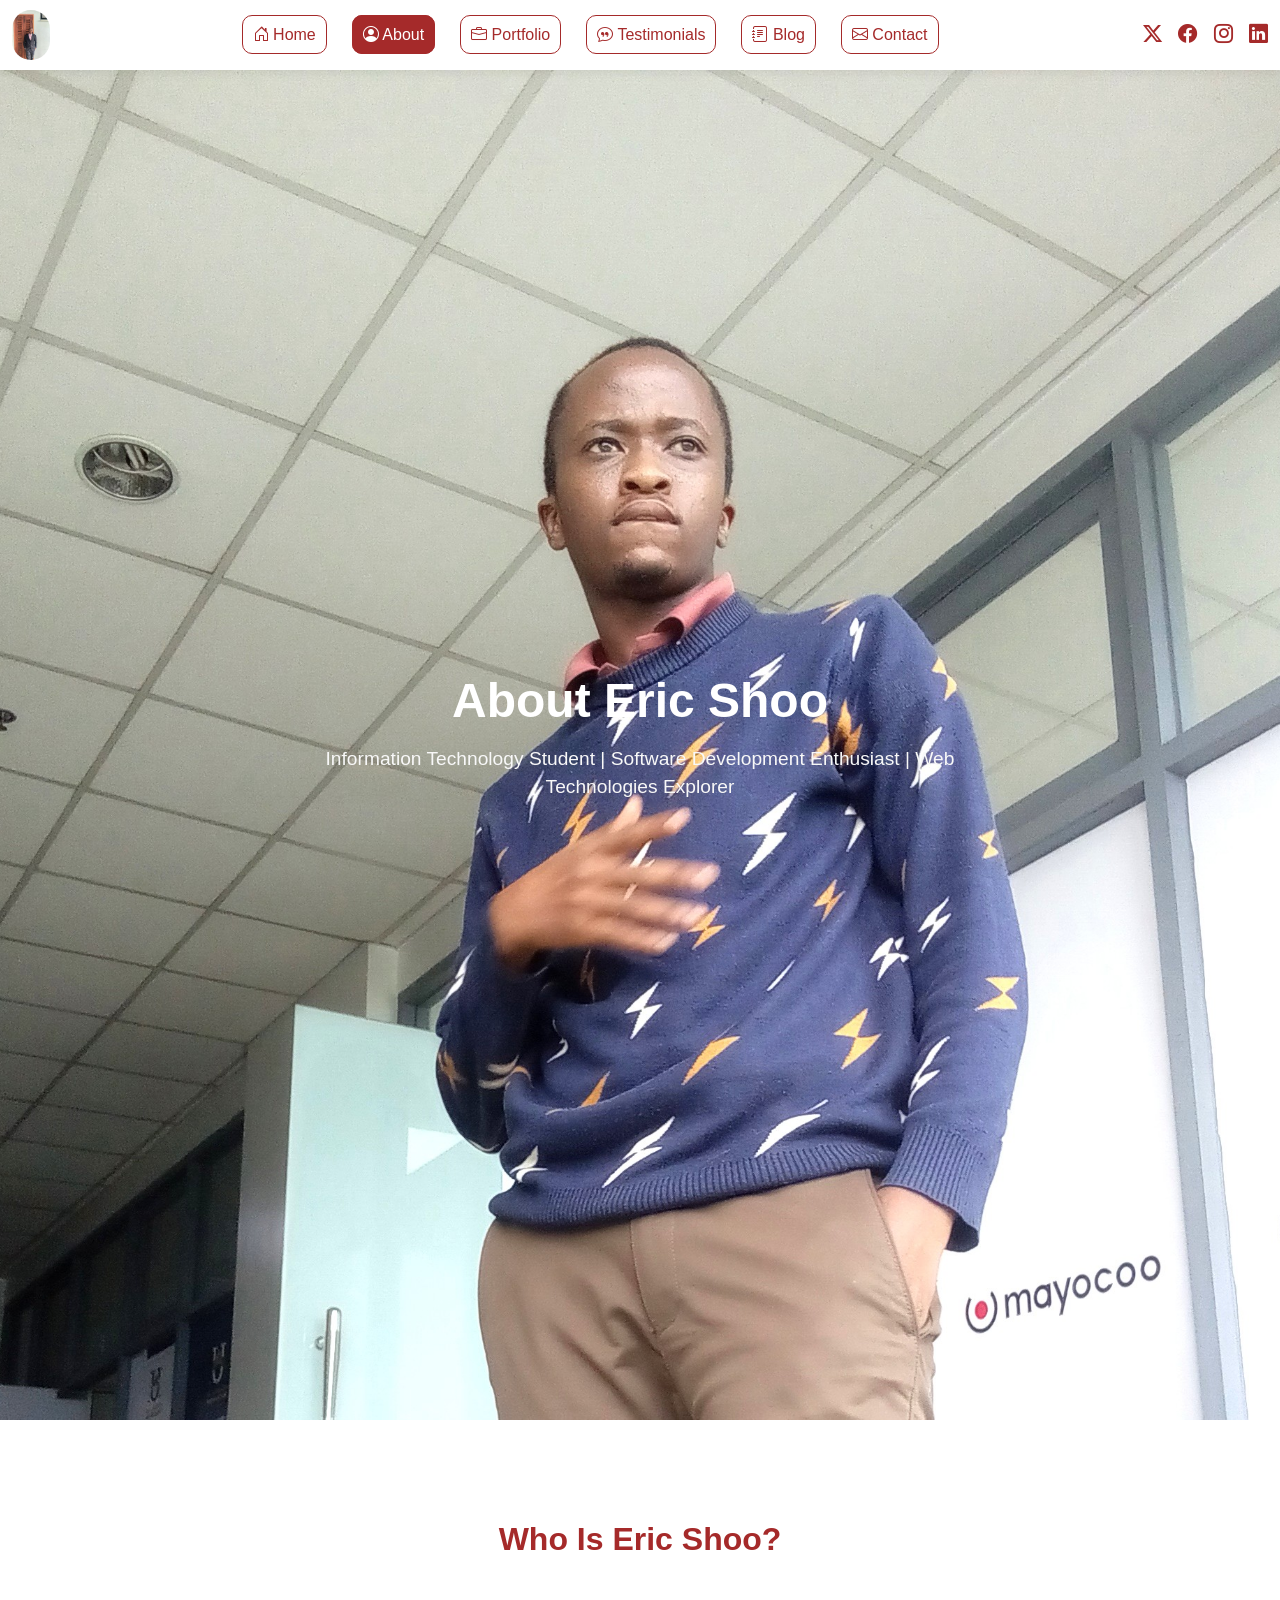
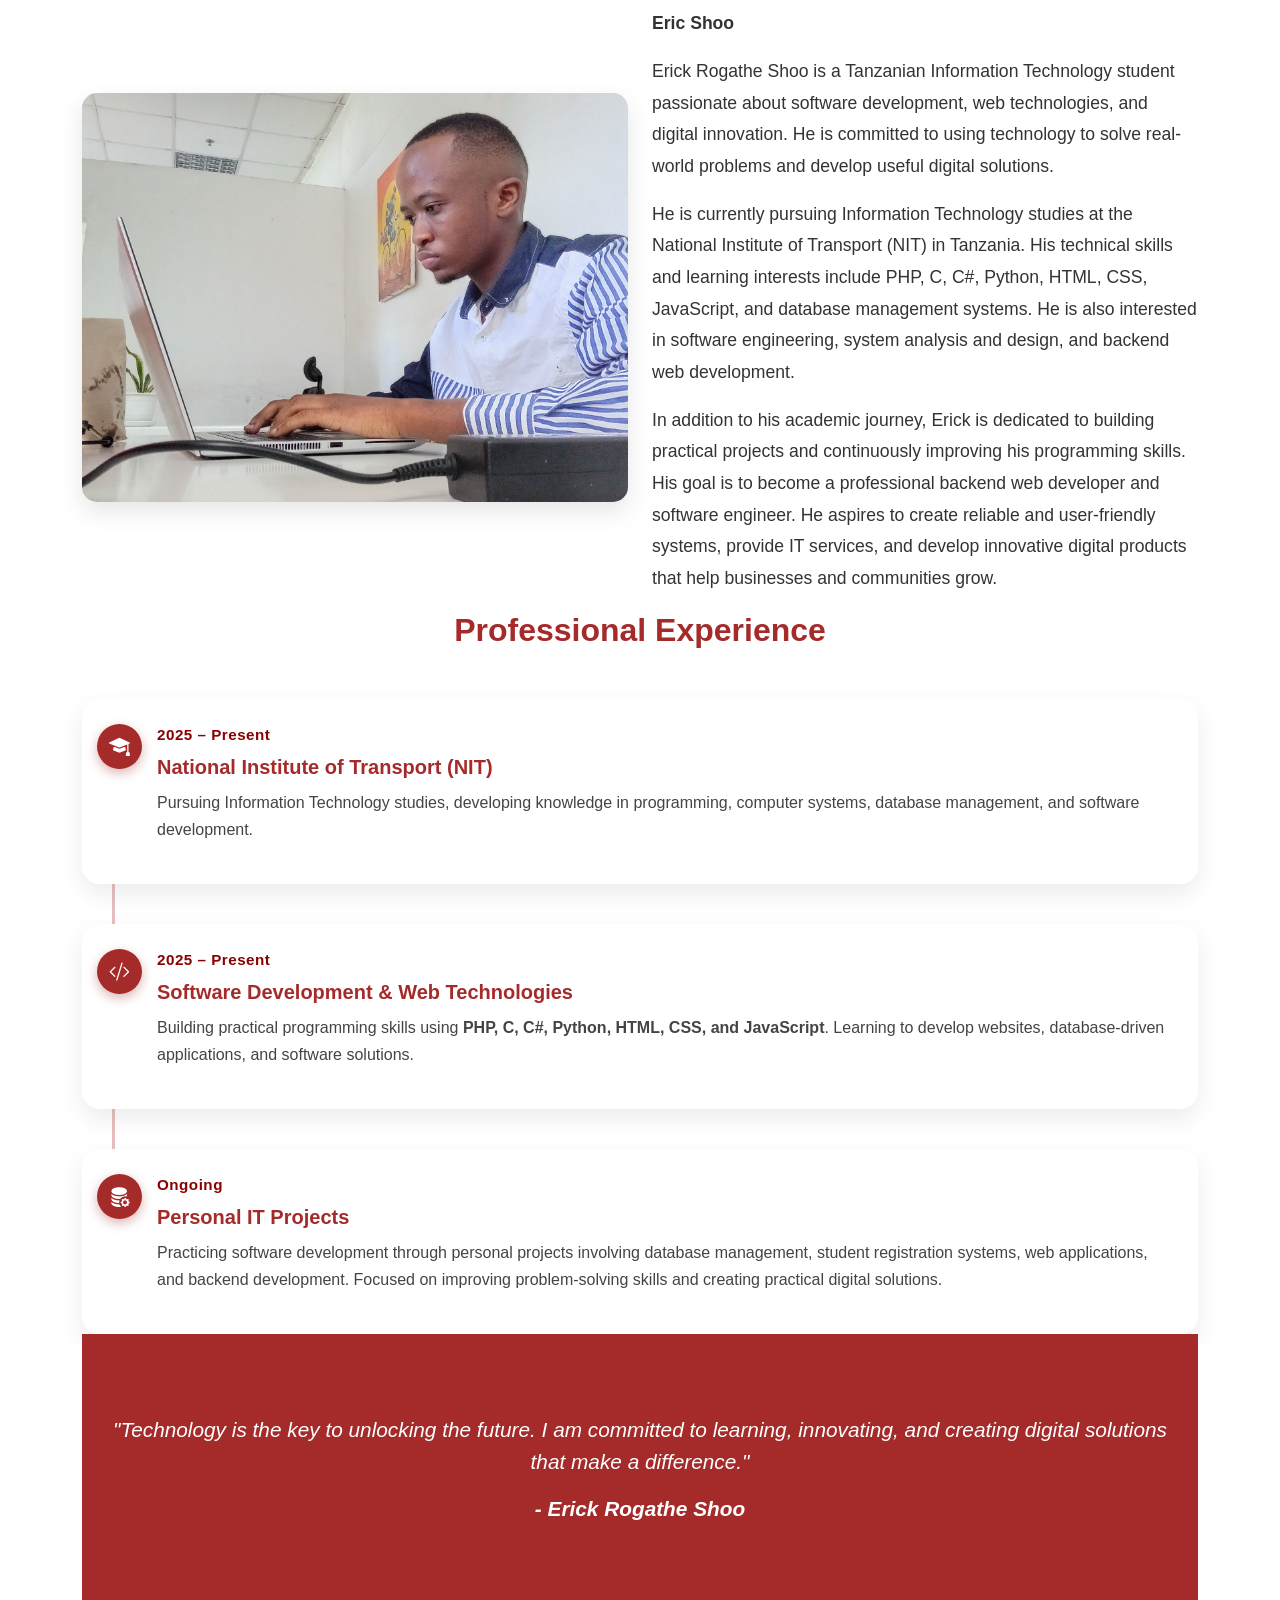
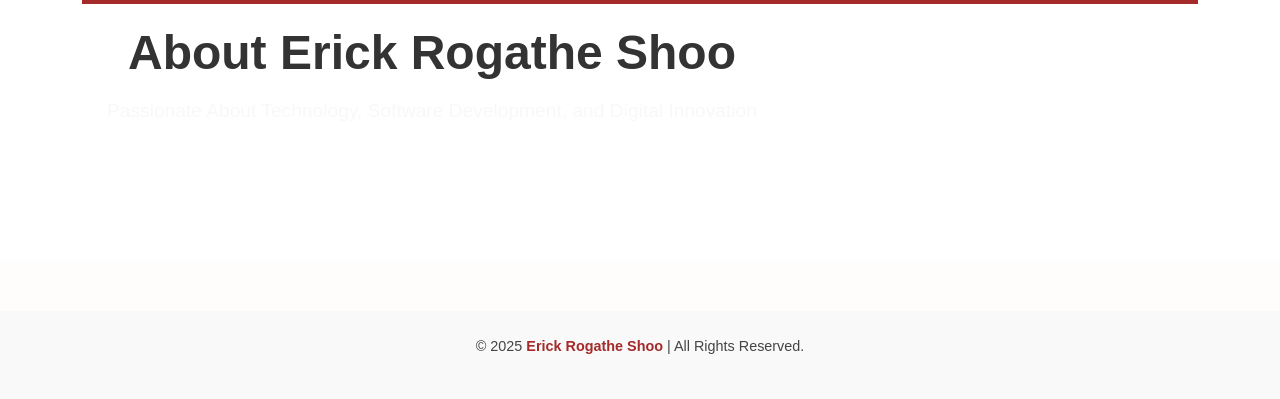
<file: about.html>
<!DOCTYPE html>
<html lang="en">

<head>
  <meta charset="utf-8">
  <meta content="width=device-width, initial-scale=1.0" name="viewport">
  <title>About - Eric Shoo</title>
  <meta name="description" content="About Eric Shoo, Information Technology Student, Tanzania.">
  <meta name="keywords" content="Eric Shoo, Information Technology, Student, Tanzania, Software Development, Web Technologies">

  <!-- Google Fonts -->
  <link href="https://fonts.googleapis.com" rel="preconnect">
  <link href="https://fonts.gstatic.com" rel="preconnect" crossorigin>
  <link
    href="https://fonts.googleapis.com/css2?family=Poppins:wght@300;400;500;600;700&family=Raleway:wght@300;400;600;700&display=swap"
    rel="stylesheet">

  <!-- Bootstrap CSS (CDN) -->
  <link href="https://cdn.jsdelivr.net/npm/bootstrap@5.3.3/dist/css/bootstrap.min.css" rel="stylesheet">

  <!-- Bootstrap Icons -->
  <link href="https://cdn.jsdelivr.net/npm/bootstrap-icons@1.11.3/font/bootstrap-icons.css" rel="stylesheet">

  <!-- AOS Animation -->
  <link href="https://cdn.jsdelivr.net/npm/aos@2.3.4/dist/aos.css" rel="stylesheet">

  <!-- Inline CSS -->
  <style>
    :root {
      --brown: brown;
      --dark-brown: #8b0000;
      --light-bg: #fffdfb;
    }

    body {
      font-family: 'Gill Sans', 'Gill Sans MT', Calibri, 'Trebuchet MS', sans-serif;
      color: #333;
      background-color: var(--light-bg);
      margin: 0;
      padding: 0;
    }

    /* Header */
    header {
      background: #fff;
      box-shadow: 0 2px 10px rgba(0, 0, 0, 0.08);
      position: sticky;
      top: 0;
      z-index: 1000;
      padding: 10px 0;
    }

    header .logo img {
      height: 50px;
      border-radius: 30px;
    }

    nav ul {
      list-style: none;
      display: flex;
      gap: 25px;
      margin: 0;
      padding: 0;
      align-items: center;
    }

    nav a {
      color: brown;
      text-decoration: none;
      font-weight: 500;
      border: 1px solid brown;
      font-weight: 500;
      border-radius: 10px;
      padding: 10px;
      transition: color 0.3s;
    }

    nav a:hover,
    nav .active {
      color: white;
      background-color: brown;
    }

    .mobile-nav-toggle {
      display: none;
      font-size: 28px;
      cursor: pointer;
      color: var(--brown);
    }

    /* Hero Section */
    .hero {
      position: relative;
      height: 150vh;
      background: url('image/erick.3.jpg') center/cover no-repeat;
      display: flex;
      align-items: center;
      justify-content: center;
      color: #fff;
      

    }

    .hero::after {
      content: "";
      position: absolute;
      top: 0;
      left: 0;
      width: 100%;
      height: 100%;
      /* background: rgba(139, 0, 0, 0.5); */
    }

    .hero-content {
      position: relative;
      text-align: center;
      z-index: 2;
      max-width: 700px;
      padding: 20px;
    }

    .hero-content h1 {
      font-size: 3rem;
      font-weight: 700;
      margin-bottom: 15px;
    }

    .hero-content p {
      font-size: 1.2rem;
      color: #f8f8f8;
    }

    /* About Section */
    .about-section {
      padding: 100px 20px;
      background-color: #fff;
    }

    .about-section h2 {
      text-align: center;
      color: var(--brown);
      font-weight: 700;
      margin-bottom: 50px;
    }

    .about-text {
      font-size: 1.1rem;
      line-height: 1.8;
    }

    .about-img {
      border-radius: 15px;
      box-shadow: 0 10px 25px rgba(0, 0, 0, 0.1);
    }

    /* Timeline */
    .timeline {
      position: relative;
      margin: 80px 0;
      padding-left: 40px;
    }

    .timeline::before {
      content: '';
      position: absolute;
      left: 15px;
      top: 0;
      height: 100%;
      width: 2px;
      background: var(--brown);
    }

    .timeline-item {
      position: relative;
      margin-bottom: 40px;
    }

    .timeline-item::before {
      content: '';
      position: absolute;
      left: -3px;
      top: 0;
      height: 14px;
      width: 14px;
      border-radius: 50%;
      background: var(--brown);
    }

    .timeline-item h5 {
      font-weight: 600;
      color: var(--brown);
    }

    /* Quote */
    .quote {
      background-color: var(--brown);
      color: #fff;
      padding: 80px 20px;
      text-align: center;
      font-style: italic;
      font-size: 1.3rem;
    }

    .quote span {
      display: block;
      margin-top: 10px;
      font-weight: 600;
    }

    /* Footer */
    footer {
      background: #f9f9f9;
      padding: 25px 0;
      text-align: center;
      font-size: 0.9rem;
      color: #444;
      margin-top: 50px;
    }

    footer strong {
      color: var(--brown);
    }

    .header-social-links a {
      color: brown;
      font-size: 1.2rem;
      margin-left: 12px;
      transition: 0.3s;
    }

    .header-social-links a:hover {
      color: #8b0000;
    }

    /* Responsive */
    @media (max-width: 991px) {
      nav ul {
        flex-direction: column;
        position: absolute;
        top: 60px;
        right: 15px;
        background: #fff;
        width: 220px;
        padding: 15px;
        box-shadow: 0 4px 12px rgba(0, 0, 0, 0.1);
        display: none;
      }

      nav.active ul {
        display: flex;
      }

      .mobile-nav-toggle {
        display: block;
      }
    }

    @media (max-width: 768px) {
      .hero-content h1 {
        font-size: 2rem;
      }

      .hero-content p {
        font-size: 1rem;
      }

      .about-section {
        padding: 60px 15px;
      }
    }

    /* Modern Professional Experience */
    .timeline-modern {
      position: relative;
      margin-top: 60px;
      display: flex;
      flex-direction: column;
      gap: 40px;
    }

    .timeline-modern::before {
      content: "";
      position: absolute;
      left: 30px;
      top: 0;
      bottom: 0;
      width: 3px;
      background: linear-gradient(180deg, var(--brown), #b22222);
      opacity: 0.3;
    }

    .timeline-card {
      position: relative;
      background: #fff;
      border-radius: 18px;
      padding: 25px 25px 25px 75px;
      box-shadow: 0 10px 25px rgba(0, 0, 0, 0.08);
      transition: all 0.3s ease;
      overflow: hidden;
    }

    .timeline-card:hover {
      transform: translateY(-6px);
      box-shadow: 0 15px 30px rgba(0, 0, 0, 0.12);
      background: linear-gradient(135deg, #fff, #fff7f5);
    }

    .timeline-icon {
      position: absolute;
      left: 15px;
      top: 25px;
      background: var(--brown);
      color: #fff;
      width: 45px;
      height: 45px;
      border-radius: 50%;
      display: flex;
      align-items: center;
      justify-content: center;
      font-size: 1.3rem;
      box-shadow: 0 4px 12px rgba(139, 0, 0, 0.3);
    }

    .timeline-date {
      display: block;
      font-size: 0.95rem;
      font-weight: 600;
      color: var(--dark-brown);
      margin-bottom: 8px;
      letter-spacing: 0.5px;
    }

    .timeline-title {
      font-weight: 700;
      color: var(--brown);
      margin-bottom: 10px;
    }

    .timeline-content p {
      color: #444;
      font-size: 1rem;
      line-height: 1.7;
    }

    /* Responsive Adjustments */
    @media (max-width: 768px) {
      .timeline-modern::before {
        left: 20px;
      }

      .timeline-card {
        padding: 20px 20px 20px 60px;
      }

      .timeline-icon {
        width: 40px;
        height: 40px;
        font-size: 1.1rem;
      }

      .timeline-title {
        font-size: 1rem;
      }
    }
  </style>
</head>

<body>

  <!-- Header -->
  <header id="header" class="header d-flex align-items-center light-background sticky-top">
    <div class="container-fluid position-relative d-flex align-items-center justify-content-between">

      <a href="index.html" class="logo d-flex align-items-center me-auto me-xl-0">
        <img src="image/Shoo.jpg" alt="Logo">
      </a>

      <nav id="navmenu" class="navmenu">
        <ul>
          <li><a href="index.html"><i class="bi bi-house-door"></i> Home</a></li>
          <li><a href="about.html" class="active"><i class="bi bi-person-circle"></i> About</a></li>
          <li><a href="portfolio.html"><i class="bi bi-briefcase"></i> Portfolio</a></li>
          <li><a href="testimonials.html"><i class="bi bi-chat-quote"></i> Testimonials</a></li>
          <li><a href="blog.html"><i class="bi bi-journal-text"></i> Blog</a></li>
          <li><a href="contact.html"><i class="bi bi-envelope"></i> Contact</a></li>
        </ul>
        <i class="mobile-nav-toggle bi bi-list"></i>
      </nav>

      <div class="header-social-links">
        <a href="#"><i class="bi bi-twitter-x"></i></a>
        <a href="#"><i class="bi bi-facebook"></i></a>
        <a href="#"><i class="bi bi-instagram"></i></a>
        <a href="#"><i class="bi bi-linkedin"></i></a>
      </div>

    </div>
  </header>

  <!-- Hero -->
  <section class="hero">
    <div class="hero-content" data-aos="fade-up">
      <h1>About Eric Shoo</h1>
      <p>Information Technology Student | Software Development Enthusiast | Web Technologies Explorer</p>
    </div>
    </section>

  <!-- About Section -->
  <section class="about-section">
    <div class="container">
      <h2 data-aos="fade-up">Who Is Eric Shoo?</h2>
      <div class="row align-items-center">
        <div class="col-lg-6 mb-4" data-aos="fade-right">
          <img src="image/shoo.2.jpg" alt="erick shoo" class="img-fluid about-img">
        </div>
        <div class="col-lg-6" data-aos="fade-left">
          <p class="about-text">
            <strong>Eric Shoo</strong> <p class="about-text">
  Erick Rogathe Shoo is a Tanzanian Information Technology student passionate about software development, web technologies, and digital innovation. He is committed to using technology to solve real-world problems and develop useful digital solutions.
</p>

<p class="about-text">
  He is currently pursuing Information Technology studies at the National Institute of Transport (NIT) in Tanzania. His technical skills and learning interests include PHP, C, C#, Python, HTML, CSS, JavaScript, and database management systems. He is also interested in software engineering, system analysis and design, and backend web development.
</p>

<p class="about-text">
  In addition to his academic journey, Erick is dedicated to building practical projects and continuously improving his programming skills. His goal is to become a professional backend web developer and software engineer. He aspires to create reliable and user-friendly systems, provide IT services, and develop innovative digital products that help businesses and communities grow.
</p>
          </p>
        </div>
      </div>


      <!-- Timeline -->
      <h2 data-aos="fade-up">Professional Experience</h2>

<div class="timeline-modern mt-5" data-aos="fade-up">

  <div class="timeline-card" data-aos="fade-right">
    <div class="timeline-icon">
      <i class="bi bi-mortarboard-fill"></i>
    </div>
    <div class="timeline-content">
      <span class="timeline-date">2025 – Present</span>
      <h5 class="timeline-title">National Institute of Transport (NIT)</h5>
      <p>
        Pursuing Information Technology studies, developing knowledge in
        programming, computer systems, database management, and software
        development.
      </p>
    </div>
  </div>

  <div class="timeline-card" data-aos="fade-left">
    <div class="timeline-icon">
      <i class="bi bi-code-slash"></i>
    </div>
    <div class="timeline-content">
      <span class="timeline-date">2025 – Present</span>
      <h5 class="timeline-title">Software Development &amp; Web Technologies</h5>
      <p>
        Building practical programming skills using
        <strong>PHP, C, C#, Python, HTML, CSS, and JavaScript</strong>.
        Learning to develop websites, database-driven applications, and
        software solutions.
      </p>
    </div>
  </div>

  <div class="timeline-card" data-aos="fade-right">
    <div class="timeline-icon">
      <i class="bi bi-database-fill-gear"></i>
    </div>
    <div class="timeline-content">
      <span class="timeline-date">Ongoing</span>
      <h5 class="timeline-title">Personal IT Projects</h5>
      <p>
        Practicing software development through personal projects involving
        database management, student registration systems, web applications,
        and backend development. Focused on improving problem-solving skills
        and creating practical digital solutions.
      </p>
    </div>
  </div>

</div>

      <!-- Quote -->
        <div class="quote" data-aos="fade-up">
            <p>"Technology is the key to unlocking the future. I am committed to learning, innovating, and creating digital solutions that make a difference."</p>
            <span>- Erick Rogathe Shoo</span>
        </div>
      <div class="hero-content" data-aos="zoom-in">
  <h1>About Erick Rogathe Shoo</h1>
  <p>Passionate About Technology, Software Development, and Digital Innovation</p>
</div>
</section>
      <!-- Footer -->
      <footer>
        <p>© 2025 <strong>Erick Rogathe Shoo</strong> | All Rights Reserved.</p>
      </footer>

      <!-- Scripts -->
      <script src="https://cdn.jsdelivr.net/npm/bootstrap@5.3.3/dist/js/bootstrap.bundle.min.js"></script>
      <script src="https://cdn.jsdelivr.net/npm/aos@2.3.4/dist/aos.js"></script>
      <script>
        AOS.init({ duration: 1000, once: true });

        // Mobile Nav
        const navToggle = document.querySelector('.mobile-nav-toggle');
        const navMenu = document.querySelector('#navmenu');
        navToggle.addEventListener('click', () => navMenu.classList.toggle('active'));
      </script>

</body>

</html>
</file>
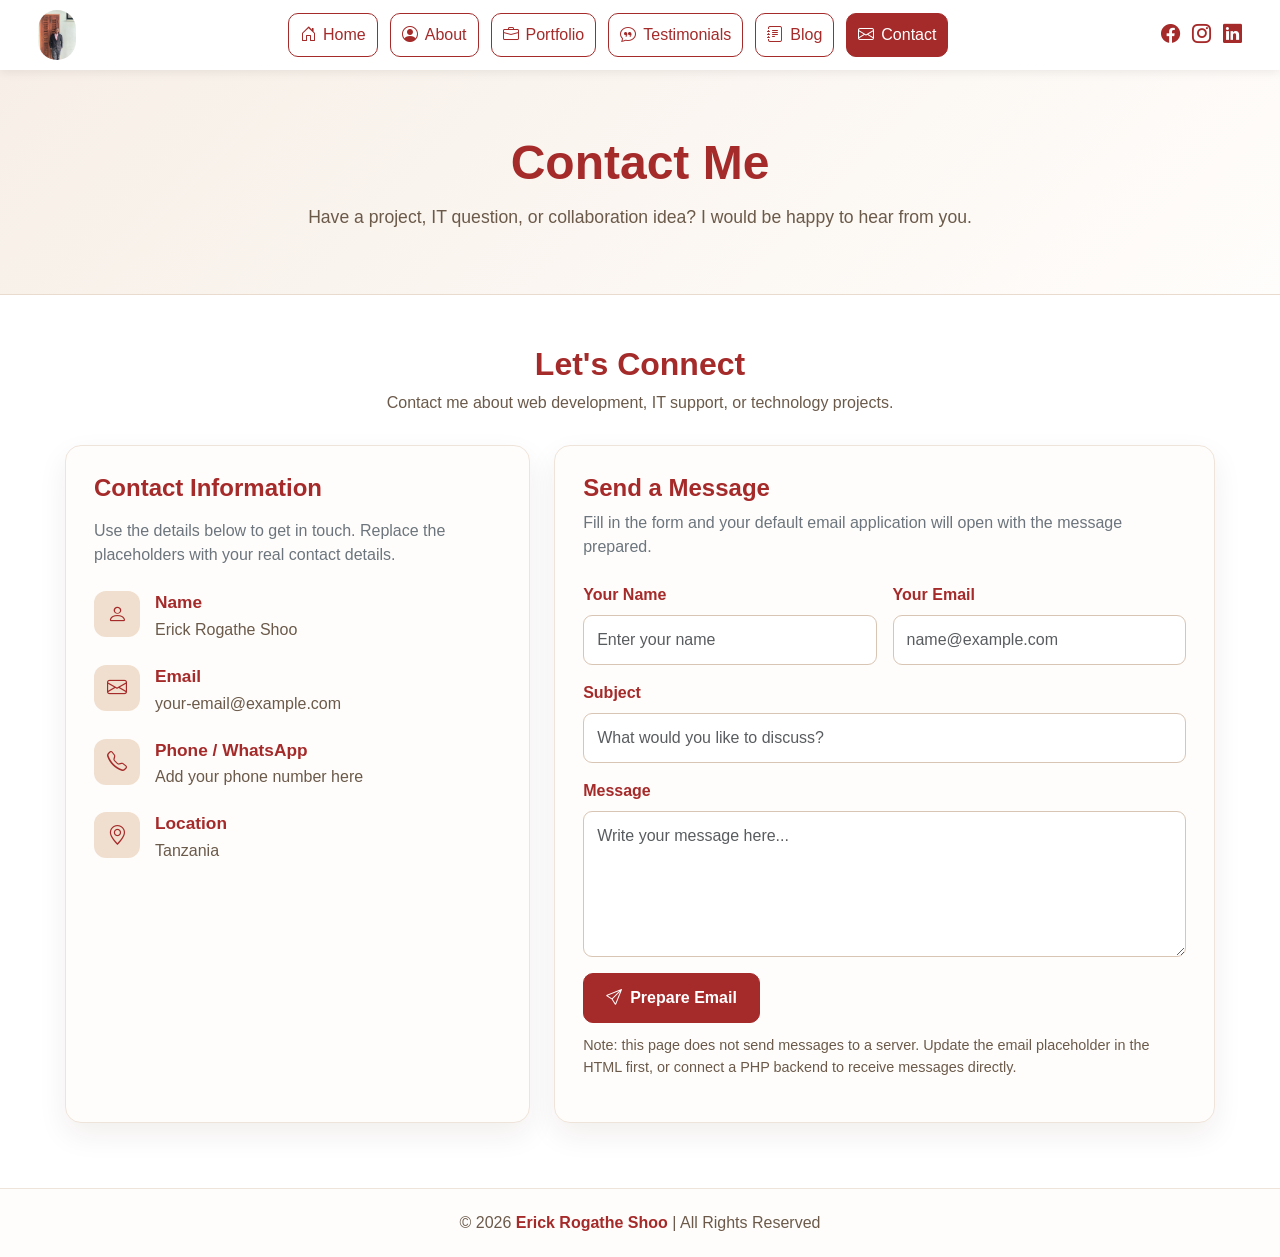
<file: contact.html>
<!DOCTYPE html>
<html lang="en">
<head>
  <meta charset="utf-8">
  <meta name="viewport" content="width=device-width, initial-scale=1">
  <title>Contact — Erick Shoo</title>
  <meta name="description" content="Contact Erick Shoo for IT support, web development, and technology projects.">
  <link href="https://fonts.googleapis.com/css2?family=Poppins:wght@300;400;500;600;700&display=swap" rel="stylesheet">
  <link href="https://cdn.jsdelivr.net/npm/bootstrap@5.3.3/dist/css/bootstrap.min.css" rel="stylesheet">
  <link href="https://cdn.jsdelivr.net/npm/bootstrap-icons@1.11.3/font/bootstrap-icons.css" rel="stylesheet">
  <style>
    :root {
      --brown: brown;
      --tan: tan;
      --cream: #fffdfb;
      --muted: #6b5a4a;
      --soft-tan: #f7efe7;
    }
    * { box-sizing: border-box; }
    body {
      margin: 0;
      font-family: "Gill Sans", "Gill Sans MT", Calibri, "Trebuchet MS", sans-serif;
      background: #fff;
      color: var(--brown);
    }
    header {
      background: #fff;
      box-shadow: 0 2px 10px rgba(0,0,0,.08);
      position: sticky;
      top: 0;
      z-index: 1000;
      padding: 10px 0;
    }
    .header-inner {
      width: min(1400px, 94%);
      margin: auto;
      display: flex;
      align-items: center;
      justify-content: space-between;
      gap: 20px;
    }
    .logo img { height: 50px; width: auto; border-radius: 30px; display: block; }
    nav ul {
      list-style: none; display: flex; flex-wrap: wrap; gap: 12px;
      margin: 0; padding: 0; align-items: center;
    }
    nav a {
      color: brown; text-decoration: none; font-weight: 500;
      border: 1px solid brown; border-radius: 10px; padding: 9px 11px;
      display: inline-flex; align-items: center; gap: 7px; transition: .25s;
    }
    nav a:hover, nav a.active { color: white; background: brown; }
    .header-social-links { display: flex; gap: 12px; }
    .header-social-links a { color: var(--brown); font-size: 1.2rem; }
    .header-social-links a:hover { color: #8b0000; }
    .mobile-nav-toggle { display: none; font-size: 28px; cursor: pointer; color: var(--brown); }
    .hero {
      background: linear-gradient(135deg, #f7efe7, #fffdfb);
      padding: 64px 20px; text-align: center; border-bottom: 1px solid #eadbcf;
    }
    .hero h1 { font-size: clamp(2rem, 4vw, 3rem); font-weight: 700; margin-bottom: 12px; }
    .hero p { max-width: 700px; margin: auto; color: var(--muted); font-size: 1.1rem; }
    .contact-wrap { width: min(1150px, 92%); margin: 50px auto 65px; }
    .section-heading { text-align: center; margin-bottom: 30px; }
    .section-heading h2 { font-weight: 700; margin-bottom: 8px; }
    .section-heading p { color: var(--muted); }
    .contact-card, .contact-form {
      height: 100%; background: var(--cream); padding: 28px;
      border-radius: 16px; border: 1px solid #efe4da;
      box-shadow: 0 12px 30px rgba(70, 35, 10, .07);
    }
    .contact-item { display: flex; align-items: flex-start; gap: 15px; margin: 23px 0; }
    .contact-icon {
      width: 46px; height: 46px; flex: 0 0 46px; display: grid; place-items: center;
      background: #f0dfce; color: var(--brown); border-radius: 12px; font-size: 1.25rem;
    }
    .contact-item h3 { font-size: 1.08rem; font-weight: 700; margin: 1px 0 5px; }
    .contact-item p, .contact-item a { color: var(--muted); margin: 0; text-decoration: none; overflow-wrap: anywhere; }
    .contact-item a:hover { color: var(--brown); text-decoration: underline; }
    .form-label { font-weight: 600; color: var(--brown); }
    .form-control { border: 1px solid #d9c5b4; border-radius: 9px; padding: 12px 13px; }
    .form-control:focus { border-color: brown; box-shadow: 0 0 0 .2rem rgba(165,42,42,.12); }
    .btn-brown {
      background: brown; color: white; border: 1px solid brown;
      border-radius: 10px; padding: 12px 22px; font-weight: 600; transition: .25s;
    }
    .btn-brown:hover { background: #6f2020; color: white; }
    .form-note { color: var(--muted); font-size: .9rem; margin-top: 12px; }
    footer { background: var(--cream); border-top: 1px solid #efe4da; padding: 22px 12px; text-align: center; color: var(--muted); }
    footer strong { color: brown; }
    @media (max-width: 1100px) {
      .header-social-links { display: none; }
      .mobile-nav-toggle { display: block; }
      nav ul {
        display: none; position: absolute; top: 75px; right: 3%; width: 230px;
        padding: 16px; background: #fff; box-shadow: 0 4px 16px rgba(0,0,0,.13);
        border-radius: 12px; flex-direction: column; align-items: stretch;
      }
      nav.active ul { display: flex; }
      nav a { width: 100%; }
    }
    @media (max-width: 575px) {
      .hero { padding: 48px 18px; }
      .contact-wrap { margin-top: 32px; }
      .contact-card, .contact-form { padding: 21px; }
    }
  </style>
</head>
<body>
  <header>
    <div class="header-inner">
      <a href="index.html" class="logo" aria-label="Erick Shoo home">
        <img src="image/Shoo.jpg" alt="Erick Shoo logo">
      </a>
      <nav id="navmenu" aria-label="Main navigation">
        <ul>
          <li><a href="index.html"><i class="bi bi-house-door"></i> Home</a></li>
          <li><a href="about.html"><i class="bi bi-person-circle"></i> About</a></li>
          <li><a href="portfolio.html"><i class="bi bi-briefcase"></i> Portfolio</a></li>
          <li><a href="testimonials.html"><i class="bi bi-chat-quote"></i> Testimonials</a></li>
          <li><a href="blog.html"><i class="bi bi-journal-text"></i> Blog</a></li>
          <li><a href="contact.html" class="active" aria-current="page"><i class="bi bi-envelope"></i> Contact</a></li>
        </ul>
      </nav>
      <div class="header-social-links" aria-label="Social links">
        <a href="#" aria-label="Facebook"><i class="bi bi-facebook"></i></a>
        <a href="#" aria-label="Instagram"><i class="bi bi-instagram"></i></a>
        <a href="#" aria-label="LinkedIn"><i class="bi bi-linkedin"></i></a>
      </div>
      <i class="mobile-nav-toggle bi bi-list" role="button" tabindex="0" aria-label="Toggle navigation" aria-expanded="false"></i>
    </div>
  </header>

  <main>
    <section class="hero">
      <h1>Contact Me</h1>
      <p>Have a project, IT question, or collaboration idea? I would be happy to hear from you.</p>
    </section>

    <section class="contact-wrap">
      <div class="section-heading">
        <h2>Let's Connect</h2>
        <p>Contact me about web development, IT support, or technology projects.</p>
      </div>
      <div class="row g-4">
        <div class="col-lg-5">
          <div class="contact-card">
            <h2 class="h4 fw-bold mb-3">Contact Information</h2>
            <p class="text-secondary mb-4">Use the details below to get in touch. Replace the placeholders with your real contact details.</p>
            <div class="contact-item">
              <div class="contact-icon"><i class="bi bi-person"></i></div>
              <div><h3>Name</h3><p>Erick Rogathe Shoo</p></div>
            </div>
            <div class="contact-item">
              <div class="contact-icon"><i class="bi bi-envelope"></i></div>
              <div><h3>Email</h3><a href="mailto:your-email@example.com">your-email@example.com</a></div>
            </div>
            <div class="contact-item">
              <div class="contact-icon"><i class="bi bi-telephone"></i></div>
              <div><h3>Phone / WhatsApp</h3><p>Add your phone number here</p></div>
            </div>
            <div class="contact-item">
              <div class="contact-icon"><i class="bi bi-geo-alt"></i></div>
              <div><h3>Location</h3><p>Tanzania</p></div>
            </div>
          </div>
        </div>

        <div class="col-lg-7">
          <div class="contact-form">
            <h2 class="h4 fw-bold mb-2">Send a Message</h2>
            <p class="text-secondary mb-4">Fill in the form and your default email application will open with the message prepared.</p>
            <form id="contactForm">
              <div class="row g-3">
                <div class="col-md-6">
                  <label for="name" class="form-label">Your Name</label>
                  <input type="text" class="form-control" id="name" name="name" placeholder="Enter your name" required>
                </div>
                <div class="col-md-6">
                  <label for="email" class="form-label">Your Email</label>
                  <input type="email" class="form-control" id="email" name="email" placeholder="name@example.com" required>
                </div>
                <div class="col-12">
                  <label for="subject" class="form-label">Subject</label>
                  <input type="text" class="form-control" id="subject" name="subject" placeholder="What would you like to discuss?" required>
                </div>
                <div class="col-12">
                  <label for="message" class="form-label">Message</label>
                  <textarea class="form-control" id="message" name="message" rows="5" placeholder="Write your message here..." required></textarea>
                </div>
                <div class="col-12">
                  <button type="submit" class="btn btn-brown"><i class="bi bi-send me-2"></i>Prepare Email</button>
                  <p class="form-note">Note: this page does not send messages to a server. Update the email placeholder in the HTML first, or connect a PHP backend to receive messages directly.</p>
                  <div id="formStatus" class="mt-2" role="status" aria-live="polite"></div>
                </div>
              </div>
            </form>
          </div>
        </div>
      </div>
    </section>
  </main>

  <footer>
    <p class="mb-0">© <span id="year"></span> <strong>Erick Rogathe Shoo</strong> | All Rights Reserved</p>
  </footer>

  <script>
    const navToggle = document.querySelector('.mobile-nav-toggle');
    const navMenu = document.querySelector('#navmenu');

    function toggleNavigation() {
      const isOpen = navMenu.classList.toggle('active');
      navToggle.setAttribute('aria-expanded', String(isOpen));
    }
    navToggle.addEventListener('click', toggleNavigation);
    navToggle.addEventListener('keydown', (event) => {
      if (event.key === 'Enter' || event.key === ' ') {
        event.preventDefault();
        toggleNavigation();
      }
    });

    document.getElementById('year').textContent = new Date().getFullYear();

    document.getElementById('contactForm').addEventListener('submit', function (event) {
      event.preventDefault();
      const recipient = 'your-email@example.com'; // Replace with your real email address
      const name = document.getElementById('name').value.trim();
      const senderEmail = document.getElementById('email').value.trim();
      const subject = document.getElementById('subject').value.trim();
      const message = document.getElementById('message').value.trim();

      if (!name || !senderEmail || !subject || !message) {
        document.getElementById('formStatus').textContent = 'Please fill in all fields.';
        return;
      }

      const body = `Name: ${name}\nReply email: ${senderEmail}\n\n${message}`;
      const mailto = `mailto:${recipient}?subject=${encodeURIComponent(subject)}&body=${encodeURIComponent(body)}`;
      document.getElementById('formStatus').textContent =
        recipient === 'your-email@example.com'
          ? 'Before using this form, replace your-email@example.com in the HTML and JavaScript with your real email address.'
          : 'Opening your email application...';
      if (recipient !== 'your-email@example.com') {
        window.location.href = mailto;
      }
    });
  </script>
</body>
</html>
</file>
